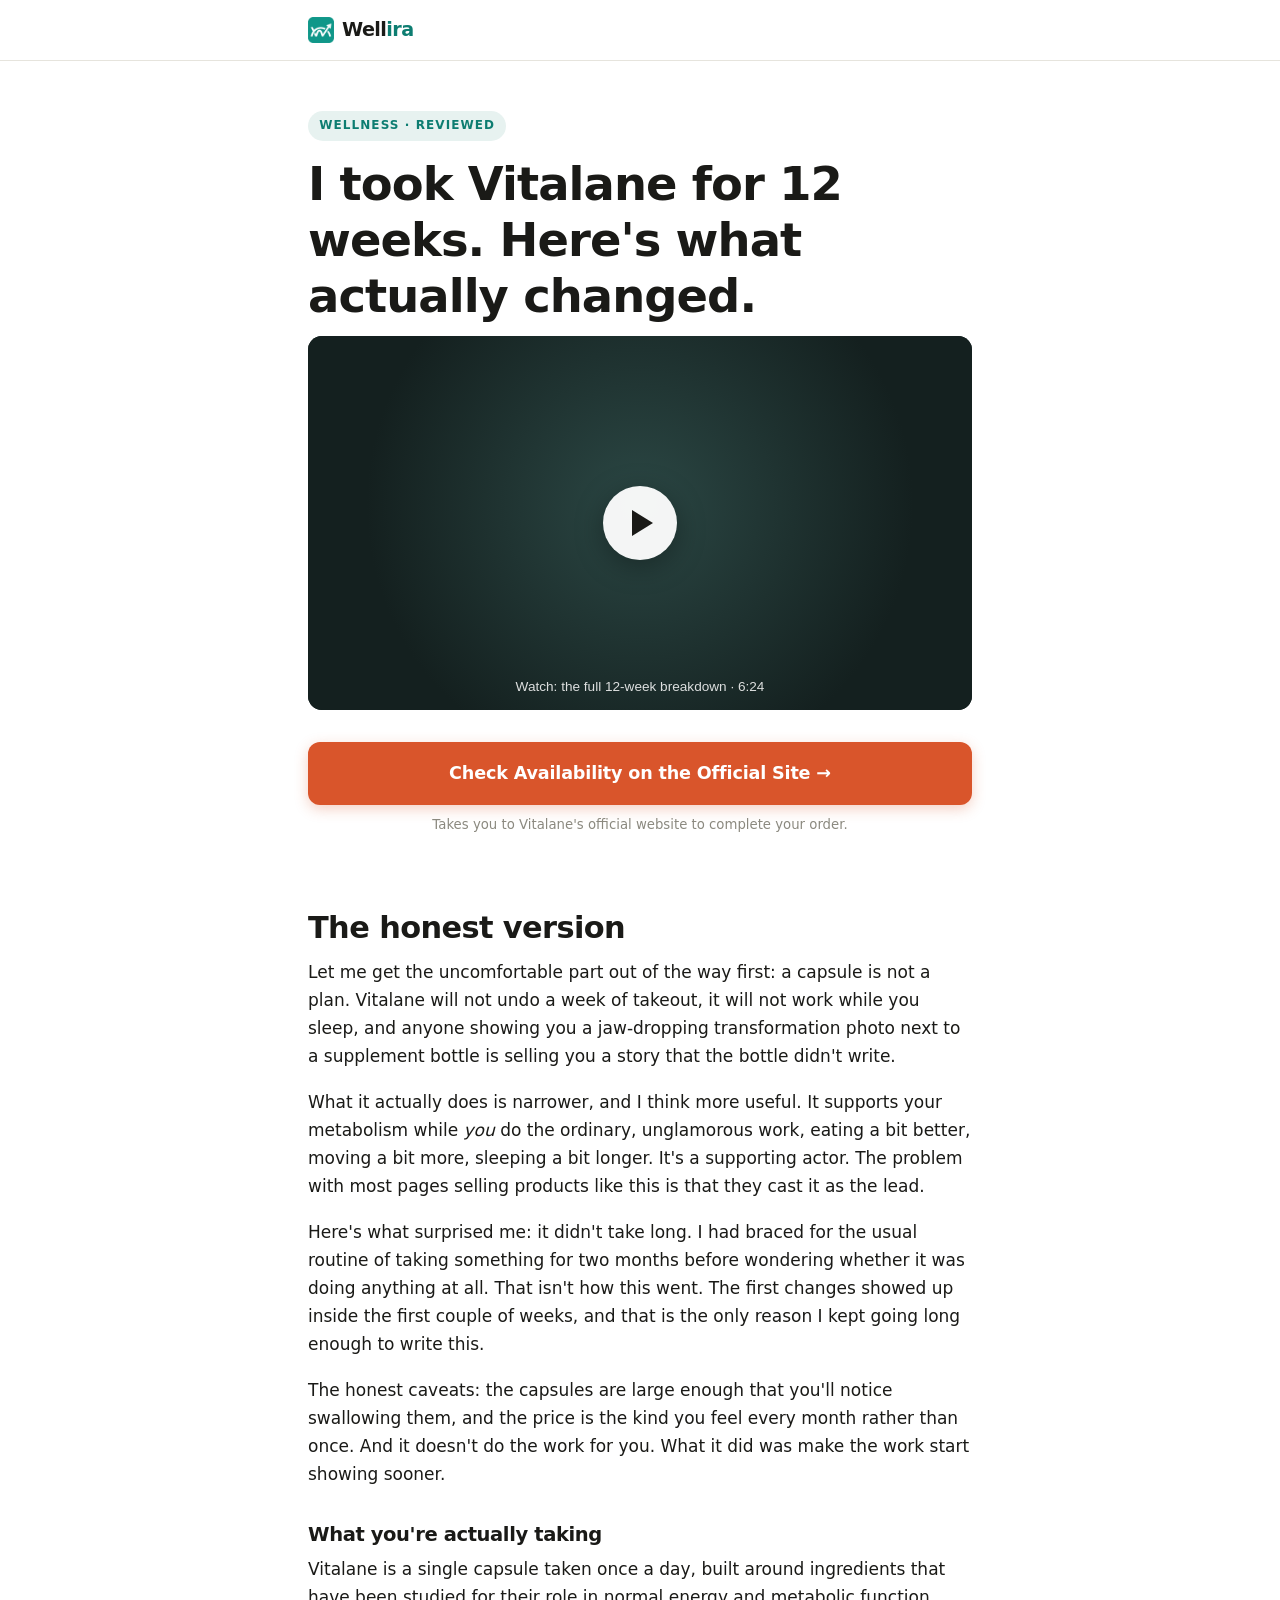
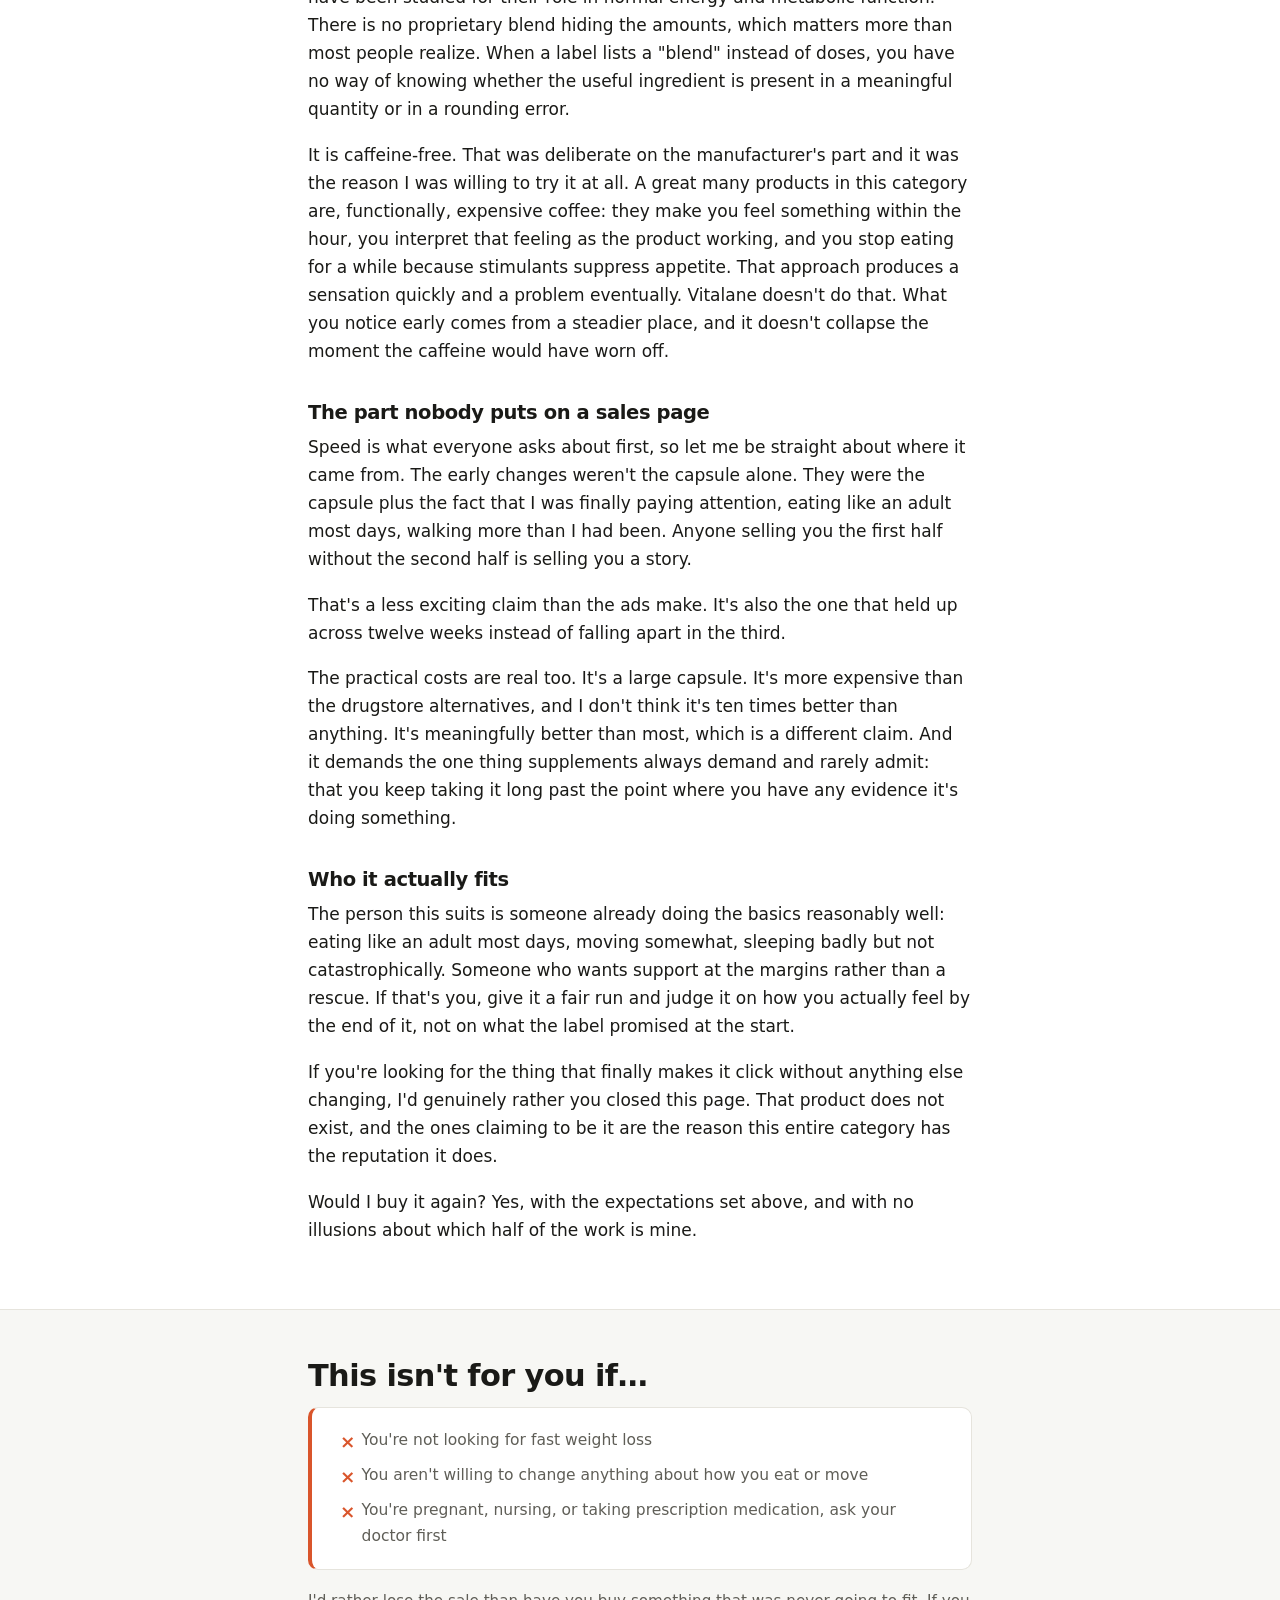
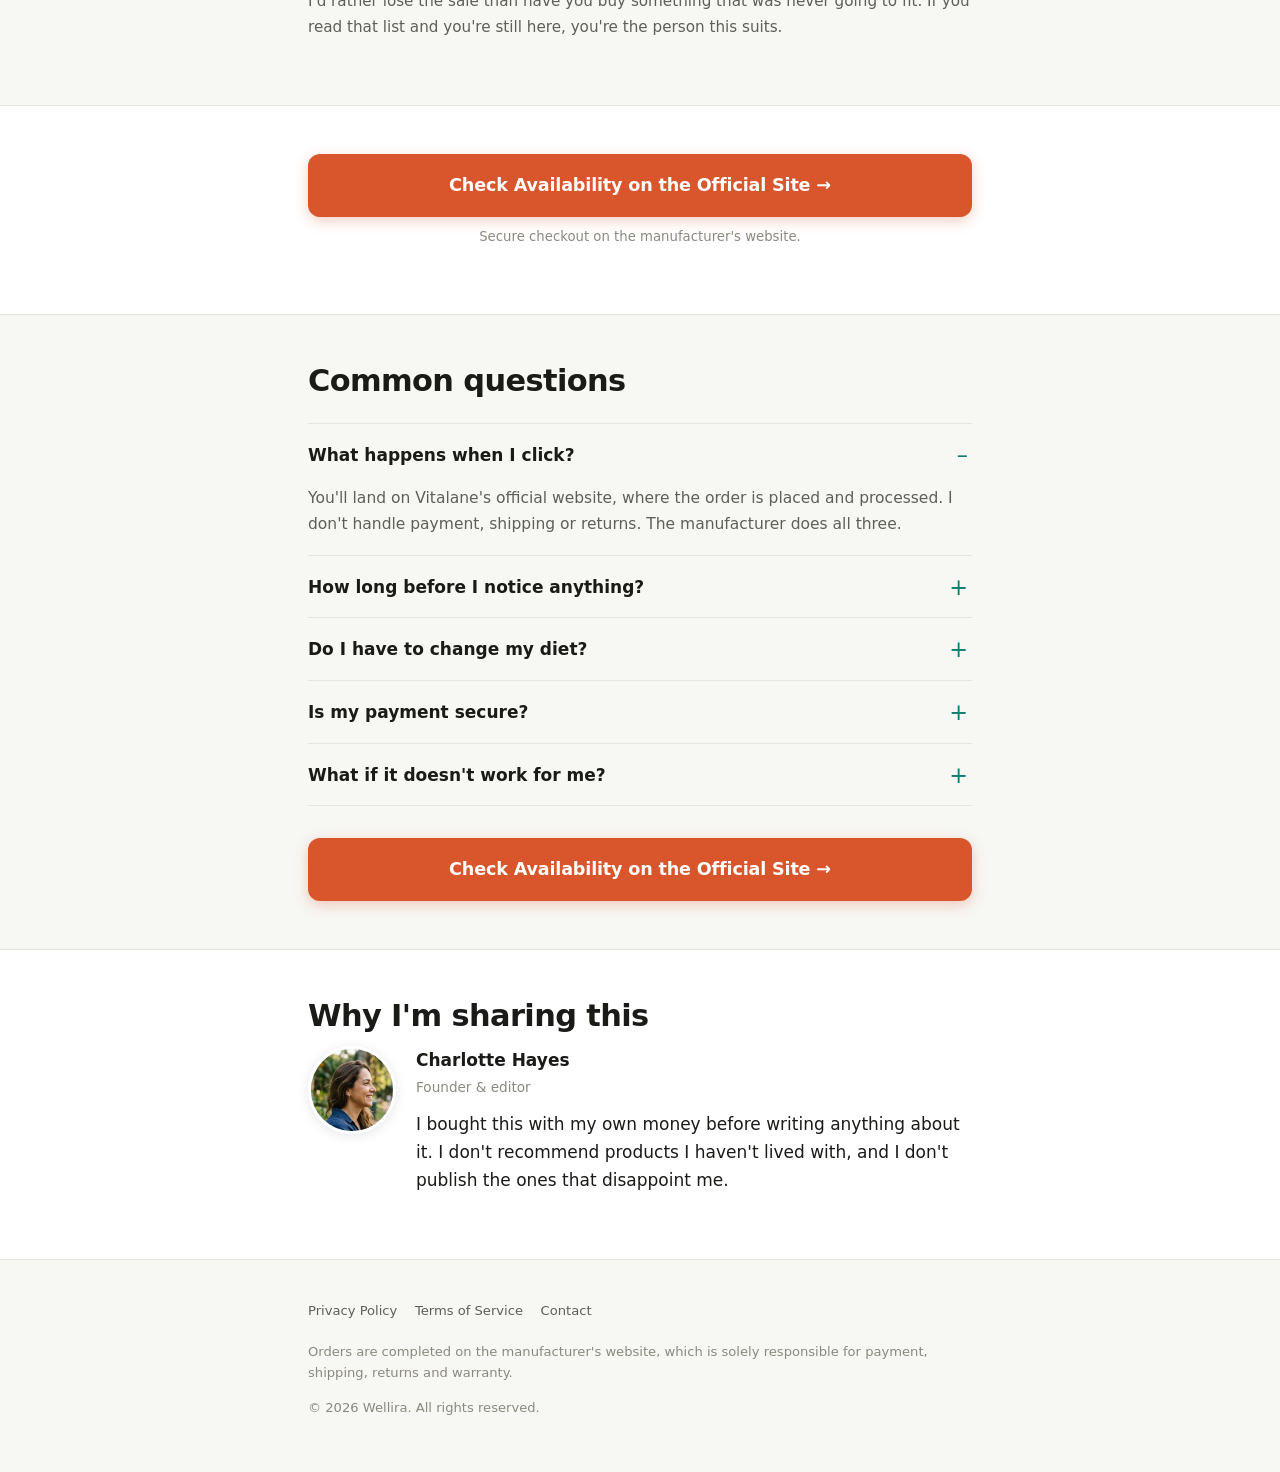
<file: vitalane.html>
<!DOCTYPE html>
<html lang="en-US">
<head>
<meta charset="utf-8">
<meta name="viewport" content="width=device-width, initial-scale=1">
<title>Vitalane Review: 12 Weeks, No Hype | Wellira</title>
<meta name="description" content="An honest 12-week review of Vitalane: what it is, what it isn't, who it helped and who should save their money.">

<!-- ==========================================================================
     Página de DEMONSTRAÇÃO, gêmeo estático da oferta, fora do fluxo normal e
     excluído do deploy (scripts/deploy.sh): quem responde por /vitalane em
     produção é oferta.php. O noindex é permanente: produto fictício e
     conteúdo duplicado da rota real.
     ========================================================================== -->
<meta name="robots" content="noindex, nofollow">

<meta property="og:type" content="article">
<meta property="og:site_name" content="Wellira">
<meta property="og:title" content="Vitalane Review: 12 Weeks, No Hype">
<meta property="og:description" content="An honest 12-week review of Vitalane: what it is, what it isn't, who it helped and who should save their money.">
<meta name="twitter:card" content="summary_large_image">

<link rel="icon" type="image/png" href="assets/img/favicon.png">
<link rel="apple-touch-icon" href="assets/img/favicon.png">

<link rel="stylesheet" href="assets/css/style.css">
</head>
<body>

<header class="site-head">
  <div class="wrap">
    <span class="logo"><img class="logo-mark" src="assets/img/favicon.png" alt="" width="26" height="26">Well<span>ira</span></span>
  </div>
</header>

<main>

  <section class="hero">
    <div class="wrap">
      <span class="eyebrow">Wellness &middot; Reviewed</span>
      <h1>I took Vitalane for 12 weeks. Here's what actually changed.</h1>

      <button class="video" type="button" aria-label="Play video">
        <span class="video-play" aria-hidden="true"></span>
        <span class="video-label">Watch: the full 12-week breakdown &middot; 6:24</span>
      </button>

      <div class="cta-block">
        <a class="btn" href="#">Check Availability on the Official Site &rarr;</a>
        <p class="btn-sub">Takes you to Vitalane's official website to complete your order.</p>
      </div>
    </div>
  </section>

  <section>
    <div class="wrap">
      <h2>The honest version</h2>
      <p>
        Let me get the uncomfortable part out of the way first: a capsule is not a
        plan. Vitalane will not undo a week of takeout, it will not work while you
        sleep, and anyone showing you a jaw-dropping transformation photo next to a
        supplement bottle is selling you a story that the bottle didn't write.
      </p>
      <p>
        What it actually does is narrower, and I think more useful. It supports your
        metabolism while <em>you</em> do the ordinary, unglamorous work, eating
        a bit better, moving a bit more, sleeping a bit longer. It's a supporting
        actor. The problem with most pages selling products like this is that they
        cast it as the lead.
      </p>
      <p>
        Here's what surprised me: it didn't take long. I had braced for the usual
        routine of taking something for two months before wondering whether it was
        doing anything at all. That isn't how this went. The first changes showed up
        inside the first couple of weeks, and that is the only reason I kept going
        long enough to write this.
      </p>
      <p>
        The honest caveats: the capsules are large enough that you'll notice
        swallowing them, and the price is the kind you feel every month rather
        than once. And it doesn't do the work for you. What it did was make the
        work start showing sooner.
      </p>
      <h3>What you're actually taking</h3>
      <p>
        Vitalane is a single capsule taken once a day, built around ingredients that
        have been studied for their role in normal energy and metabolic function.
        There is no proprietary blend hiding the amounts, which matters more than
        most people realize. When a label lists a "blend" instead of doses,
        you have no way of knowing whether the useful ingredient is present in a
        meaningful quantity or in a rounding error.
      </p>
      <p>
        It is caffeine-free. That was deliberate on the manufacturer's part and it
        was the reason I was willing to try it at all. A great many products in this
        category are, functionally, expensive coffee: they make you feel something
        within the hour, you interpret that feeling as the product working, and you
        stop eating for a while because stimulants suppress appetite. That approach
        produces a sensation quickly and a problem eventually. Vitalane doesn't do
        that. What you notice early comes from a steadier place, and it doesn't
        collapse the moment the caffeine would have worn off.
      </p>

      <h3>The part nobody puts on a sales page</h3>
      <p>
        Speed is what everyone asks about first, so let me be straight about where
        it came from. The early changes weren't the capsule alone. They were the
        capsule plus the fact that I was finally paying attention, eating
        like an adult most days, walking more than I had been. Anyone selling you
        the first half without the second half is selling you a story.
      </p>
      <p>
        That's a less exciting claim than the ads make. It's also the one that held
        up across twelve weeks instead of falling apart in the third.
      </p>
      <p>
        The practical costs are real too. It's a large capsule. It's more expensive
        than the drugstore alternatives, and I don't think it's ten times better than
        anything. It's meaningfully better than most, which is a different
        claim. And it demands the one thing supplements always demand and rarely
        admit: that you keep taking it long past the point where you have any
        evidence it's doing something.
      </p>

      <h3>Who it actually fits</h3>
      <p>
        The person this suits is someone already doing the basics reasonably well:
        eating like an adult most days, moving somewhat, sleeping badly but not
        catastrophically. Someone who wants support at the margins rather than a
        rescue. If that's you, give it a fair run and judge it on how you
        actually feel by the end of it, not on what the label promised at the
        start.
      </p>
      <p>
        If you're looking for the thing that finally makes it click without anything
        else changing, I'd genuinely rather you closed this page. That product does
        not exist, and the ones claiming to be it are the reason this entire category
        has the reputation it does.
      </p>
      <p>
        Would I buy it again? Yes, with the expectations set above, and with no
        illusions about which half of the work is mine.
      </p>
    </div>
  </section>

  <section class="band">
    <div class="wrap">
      <h2>This isn't for you if&hellip;</h2>
      <div class="not-for-you">
        <ul>
          <li>You're not looking for fast weight loss</li>
          <li>You aren't willing to change anything about how you eat or move</li>
          <li>You're pregnant, nursing, or taking prescription medication, ask your doctor first</li>
        </ul>
      </div>
      <p class="muted" style="margin-top:1.2rem;font-size:.95rem">
        I'd rather lose the sale than have you buy something that was never going to fit.
        If you read that list and you're still here, you're the person this suits.
      </p>
    </div>
  </section>

  <section>
    <div class="wrap">
      <div class="cta-block">
        <a class="btn" href="#">Check Availability on the Official Site &rarr;</a>
        <p class="btn-sub">Secure checkout on the manufacturer's website.</p>
      </div>
    </div>
  </section>

  <section class="band">
    <div class="wrap">
      <h2>Common questions</h2>
      <div class="faq">
        <details open>
          <summary>What happens when I click?</summary>
          <p>
            You'll land on Vitalane's official website, where the order is placed and
            processed. I don't handle payment, shipping or returns. The
            manufacturer does all three.
          </p>
        </details>
        <details>
          <summary>How long before I notice anything?</summary>
          <p>
            For me, inside the first two weeks. That won't be everyone.
            Individual results vary, and anyone naming a specific number of pounds
            by a specific date is guessing at best.
          </p>
        </details>
        <details>
          <summary>Do I have to change my diet?</summary>
          <p>
            You'll get more out of it if you do. It's built to support a reasonable
            diet, not to compensate for the absence of one.
          </p>
        </details>
        <details>
          <summary>Is my payment secure?</summary>
          <p>
            Checkout happens on the manufacturer's encrypted payment page. Your card
            details never touch this site.
          </p>
        </details>
        <details>
          <summary>What if it doesn't work for me?</summary>
          <p>
            Returns and refunds are set by the manufacturer, not by me. Their
            current terms are on their website, worth reading before you order.
            Keep your confirmation email and contact their support to start one.
          </p>
        </details>
      </div>

      <div class="cta-block">
        <a class="btn" href="#">Check Availability on the Official Site &rarr;</a>
      </div>
    </div>
  </section>

  <section>
    <div class="wrap">
      <h2>Why I'm sharing this</h2>
      <div class="author">
        <img class="author-photo" src="assets/img/charlotte.jpg" alt="Charlotte Hayes" width="88" height="88">
        <div>
          <div class="author-name">Charlotte Hayes</div>
          <div class="author-role">Founder &amp; editor</div>
          <p>
            I bought this with my own money before writing anything about it.
            I don't recommend products I haven't lived with, and I don't publish
            the ones that disappoint me.
          </p>
        </div>
      </div>
    </div>
  </section>

</main>

<footer class="legal">
  <div class="wrap">
    <nav class="legal-links">
      <a href="privacy-policy/">Privacy Policy</a>
      <a href="terms-of-service/">Terms of Service</a>
      <a href="contact/">Contact</a>
    </nav>
    <p>
      Orders are completed on the manufacturer's website, which is solely responsible
      for payment, shipping, returns and warranty.
    </p>
    <p>&copy; 2026 Wellira. All rights reserved.</p>
  </div>
</footer>

<div class="sticky-cta">
  <a class="btn" href="#">Check Availability on the Official Site &rarr;</a>
</div>

</body>
</html>
</file>
<file: assets/css/style.css>
/* ==========================================================================
   Wellira, folha de estilo única do site
   Mobile-first. Sem dependência externa: a hospedagem é compartilhada e o
   visitante costuma chegar por 4G, cada requisição extra custa conversão.
   ========================================================================== */

:root {
  --bg:        #ffffff;
  --bg-soft:   #f7f7f4;
  --bg-deep:   #14201f;
  --ink:       #1a1a17;
  --ink-soft:  #5f5e57;
  --ink-faint: #8b897f;
  --line:      #e6e4dd;
  --brand:     #0d7d71;
  --brand-dk:  #0a5c54;
  --cta:       #d9552b;
  --cta-dk:    #b8431f;
  --radius:    14px;
  --wrap:      44rem;
  --font: system-ui, -apple-system, "Segoe UI", Roboto, Helvetica, Arial, sans-serif;
}

* { box-sizing: border-box; }

html { -webkit-text-size-adjust: 100%; scroll-behavior: smooth; }

body {
  margin: 0;
  background: var(--bg);
  color: var(--ink);
  font-family: var(--font);
  font-size: 1.0625rem;
  line-height: 1.65;
  -webkit-font-smoothing: antialiased;
}

img { max-width: 100%; height: auto; display: block; }

a { color: var(--brand); }

.wrap { width: 100%; max-width: var(--wrap); margin: 0 auto; padding: 0 1.25rem; }

section { padding: 3rem 0; }

h1, h2, h3 {
  line-height: 1.2; letter-spacing: -0.02em; margin: 0 0 0.75rem;
  text-wrap: balance;   /* evita palavra sozinha na última linha */
}
h1 { font-size: clamp(1.9rem, 6vw, 2.9rem); font-weight: 800; }
h2 { font-size: clamp(1.4rem, 4vw, 1.9rem); font-weight: 750; }
h3 { font-size: 1.0625rem; font-weight: 700; }
p  { margin: 0 0 1.1rem; text-wrap: pretty; /* evita palavra órfã no fim do parágrafo */ }

.lede { font-size: 1.15rem; color: var(--ink-soft); }
.center { text-align: center; }
.muted { color: var(--ink-soft); }

/* ---------- Cabeçalho ---------- */

.site-head {
  border-bottom: 1px solid var(--line);
  padding: 0.9rem 0;
  background: var(--bg);
}
.site-head .wrap {
  display: flex; align-items: center; justify-content: space-between; gap: 1rem;
}
.logo {
  display: inline-flex; align-items: center;
  font-weight: 800; font-size: 1.2rem; letter-spacing: -0.03em;
  color: var(--ink); text-decoration: none;
}
.logo span { color: var(--brand); }

/* Espaçamento pela margem do ícone, não por gap (que separaria "Well" do
   <span>ira</span>). Sem border-radius: o PNG já traz cantos arredondados. */
.logo-mark {
  width: 26px; height: 26px; flex: 0 0 auto;
  margin-right: 0.5rem;
}

/* ---------- Hero ---------- */

.hero { padding: 3rem 0 0.5rem; }
.eyebrow {
  display: inline-block; font-size: 0.75rem; font-weight: 700;
  text-transform: uppercase; letter-spacing: 0.09em;
  color: var(--brand); background: #e7f2f0;
  padding: 0.32rem 0.7rem; border-radius: 999px; margin-bottom: 1rem;
}

/* ---------- Botões ---------- */

.cta-block { margin: 2rem 0; text-align: center; }

/* O botão fecha a seção; sem zerar, a margem soma com o padding seguinte e
   abre um vão grande, o espaço da seção já basta. */
.cta-block:first-child { margin-top: 0; }
.cta-block:last-child  { margin-bottom: 0; }

.btn {
  display: block; width: 100%;
  background: var(--cta); color: #fff;
  font-size: 1.1rem; font-weight: 750; letter-spacing: -0.01em;
  text-align: center; text-decoration: none;
  padding: 1.05rem 1.5rem; border: 0; border-radius: 12px;
  box-shadow: 0 4px 14px rgba(217,85,43,.28);
  transition: background .15s ease, transform .15s ease;
}
.btn:hover { background: var(--cta-dk); transform: translateY(-1px); }

.btn-ghost {
  display: inline-block; background: none; color: var(--brand);
  border: 1.5px solid var(--brand); border-radius: 10px;
  padding: 0.7rem 1.4rem; font-weight: 650; text-decoration: none;
  box-shadow: none; width: auto;
}
.btn-ghost:hover { background: #e7f2f0; }

/* ---------- Blocos de conteúdo ---------- */

.band { background: var(--bg-soft); border-block: 1px solid var(--line); }

.cards { display: grid; gap: 1rem; grid-template-columns: 1fr; }
@media (min-width: 640px) { .cards { grid-template-columns: 1fr 1fr; } }

.card {
  background: var(--bg); border: 1px solid var(--line);
  border-radius: var(--radius); padding: 1.25rem;
}
.card h3 { margin-bottom: 0.35rem; }
.card p { margin: 0; font-size: 0.95rem; color: var(--ink-soft); }
.card-icon {
  width: 38px; height: 38px; border-radius: 10px; background: #e7f2f0;
  display: grid; place-items: center; margin-bottom: 0.8rem; color: var(--brand);
}

/* Bloco de autoria: a pessoa por trás do site é a prova social mais forte. */
.author { display: flex; gap: 1.25rem; align-items: flex-start; }
.author-photo {
  flex: 0 0 auto; width: 88px; height: 88px; border-radius: 50%;
  background: linear-gradient(150deg, #cfe3e0, #9dc3bd);
  display: grid; place-items: center; color: var(--brand-dk);
  font-weight: 800; font-size: 1.7rem; border: 3px solid #fff;
  box-shadow: 0 2px 12px rgba(0,0,0,.1);
  /* Alinhado ao topo para manter o rosto dentro do círculo em retrato. */
  object-fit: cover; object-position: center top;
}
.author-name { font-weight: 700; margin-bottom: 0.1rem; }
.author-role { font-size: 0.85rem; color: var(--ink-faint); margin-bottom: 0.7rem; }
@media (max-width: 520px) { .author { flex-direction: column; gap: 0.9rem; } }

/* ---------- Vídeo (facade: só carrega o player no clique) ---------- */

.video {
  position: relative; aspect-ratio: 16 / 9; width: 100%;
  background: var(--bg-deep); border-radius: var(--radius);
  overflow: hidden; cursor: pointer; border: 0; padding: 0;
  display: grid; place-items: center;
}
.video::after {
  content: ""; position: absolute; inset: 0;
  background: radial-gradient(circle at 50% 45%, #2b4744 0%, #14201f 70%);
}
.video-play {
  position: relative; z-index: 1;
  width: 74px; height: 74px; border-radius: 50%;
  background: rgba(255,255,255,.95);
  display: grid; place-items: center;
  box-shadow: 0 6px 28px rgba(0,0,0,.35);
  transition: transform .18s ease;
}
.video:hover .video-play { transform: scale(1.07); }
.video-play::before {
  content: ""; border-style: solid; border-width: 13px 0 13px 21px;
  border-color: transparent transparent transparent var(--ink);
  margin-left: 5px;
}
.video-label {
  position: absolute; z-index: 1; bottom: 1rem; left: 1rem; right: 1rem;
  color: #fff; font-size: 0.85rem; opacity: .85;
}

/* Pôster real da oferta, quando a cliente envia um. Fica sob o gradiente. */
.video[style*="background-image"] { background-size: cover; background-position: center; }
.video[style*="background-image"]::after {
  background: linear-gradient(180deg, rgba(10,18,17,.25) 0%, rgba(10,18,17,.65) 100%);
}

/* Estado após o clique: o player real substitui a fachada. */
.video-ativo { cursor: default; }
.video-ativo::after { content: none; }
.video-ativo video,
.video-ativo iframe {
  position: absolute; inset: 0;
  width: 100%; height: 100%; border: 0; display: block;
}

/* ---------- Galeria de imagens ----------
   Fica dentro do hero, no mesmo lugar do vídeo. Uma foto vira figura simples;
   duas ou mais viram carrossel.

   MELHORIA PROGRESSIVA: o carrossel é rolagem nativa com scroll-snap, arrastar
   com o dedo já funciona sem JavaScript. O galeria.js só acrescenta setas,
   pontinhos e teclado, e por isso nascem escondidas até o script marcar a
   galeria como pronta. */

.galeria {
  /* Altura fixa na moldura (as fotos chegam em proporções imprevisíveis), a
     imagem entra inteira com object-fit: contain sobre um fundo suave.
     --galeria-meio é METADE dessa altura em % da LARGURA, para centralizar as
     setas na foto. Os dois valores descrevem a MESMA proporção. */
  --galeria-proporcao: 4 / 3;
  --galeria-meio: 37.5%;

  margin: 1.5rem 0;   /* figure traz margem própria do navegador, zerar é obrigatório */
}

@media (min-width: 600px) {
  /* Em tela larga, alongar a moldura aproveita melhor a largura do .wrap. */
  .galeria { --galeria-proporcao: 3 / 2; --galeria-meio: 33.34%; }
}

.galeria img {
  width: 100%;
  aspect-ratio: var(--galeria-proporcao);
  object-fit: contain;
  background: var(--bg-soft);
  border: 1px solid var(--line);
  border-radius: var(--radius);   /* mesmo raio do .video, que fica logo acima */
}

.galeria figcaption {
  margin-top: 0.55rem;
  font-size: 0.85rem; line-height: 1.45;
  color: var(--ink-soft); text-align: center;
}

/* ---- Carrossel (2 imagens ou mais) ---- */

.galeria-carrossel { position: relative; }

.galeria-trilho {
  display: flex; gap: 0.6rem;
  overflow-x: auto;
  overscroll-behavior-x: contain;   /* arrastar o último slide não navega para trás */
  scroll-snap-type: x mandatory;
  /* Escondida: apareceria entre a foto e a legenda, e ninguém rola pela barra. */
  scrollbar-width: none;
  -ms-overflow-style: none;
}
.galeria-trilho::-webkit-scrollbar { display: none; }

.galeria-item {
  flex: 0 0 100%; min-width: 0; margin: 0;
  scroll-snap-align: center;
}

/* ---- Setas ---- */

.galeria-seta {
  position: absolute; z-index: 2;
  top: 0; margin-top: var(--galeria-meio); transform: translateY(-50%);
  width: 2.75rem; height: 2.75rem;   /* 44px: alvo mínimo de toque */
  padding: 0; border: 1px solid var(--line); border-radius: 50%;
  /* Branco quase opaco com sombra: legível sobre foto clara ou escura. */
  background: rgba(255,255,255,.92);
  color: var(--ink);
  box-shadow: 0 2px 10px rgba(0,0,0,.22);
  cursor: pointer;
  display: none;   /* ver nota de melhoria progressiva acima */
  place-items: center;
  transition: background .15s ease, opacity .15s ease;
}
.galeria-pronta .galeria-seta { display: grid; }
.galeria .galeria-seta[hidden] { display: none; }
.galeria-seta:hover { background: #fff; }

.galeria-anterior { left: 0.5rem; }
.galeria-proxima  { right: 0.5rem; }

/* Chevron com duas bordas giradas: evita SVG externo e emoji (que muda por sistema). */
.galeria-seta::before {
  content: "";
  width: 0.6rem; height: 0.6rem;
  border-right: 2px solid currentColor;
  border-bottom: 2px solid currentColor;
}
.galeria-anterior::before { transform: rotate(135deg); margin-left: 4px; }
.galeria-proxima::before  { transform: rotate(-45deg); margin-right: 4px; }

/* Some por visibility, não display, para a foto não "pular" quando a seta volta. */
.galeria-seta-oculta { opacity: 0; visibility: hidden; pointer-events: none; }

/* ---- Pontinhos ---- */

.galeria-pontos {
  display: flex; justify-content: center; align-items: center;
  gap: 0.1rem; margin-top: 0.5rem;
}
/* Sem JavaScript a caixa chega e continua vazia. */
.galeria-pontos:empty { display: none; }

.galeria-ponto {
  width: 1.75rem; height: 1.75rem;   /* botão grande para o dedo; o ponto visível é o ::before */
  padding: 0; border: 0; background: none; cursor: pointer;
  display: grid; place-items: center;
}
.galeria-ponto::before {
  content: "";
  width: 0.5rem; height: 0.5rem; border-radius: 999px;
  background: var(--ink-faint); opacity: .4;
  transition: width .15s ease, opacity .15s ease, background .15s ease;
}
.galeria-ponto:hover::before { opacity: .7; }
.galeria-ponto.ativo::before {
  width: 1.15rem; background: var(--brand); opacity: 1;
}

/* ---- Acessibilidade ---- */

.galeria-trilho:focus-visible,
.galeria-seta:focus-visible,
.galeria-ponto:focus-visible {
  outline: 2px solid var(--brand); outline-offset: 2px;
}
.galeria-trilho:focus-visible { border-radius: var(--radius); outline-offset: 3px; }

@media (prefers-reduced-motion: reduce) {
  .galeria-seta, .galeria-ponto::before { transition: none; }
  .galeria-trilho { scroll-behavior: auto; }
}

.nota-apos-lista { margin-top: 1.2rem; font-size: 0.95rem; }

/* Subtítulos do texto de venda. Filho direto de .wrap, para não afetar os h3 de cards. */
.wrap > h3 {
  font-size: 1.22rem;
  margin-top: 2.2rem;
  margin-bottom: 0.55rem;
}

/* ---------- Divulgação de afiliado ----------
   A FTC exige "clear and conspicuous": precisa aparecer antes do primeiro
   botão, não só no rodapé. */

.disclosure {
  display: flex; gap: 0.75rem; align-items: flex-start;
  background: var(--bg-soft); border: 1px solid var(--line);
  border-radius: 10px; padding: 0.85rem 1rem;
  font-size: 0.875rem; color: var(--ink-soft); line-height: 1.5;
  margin: 1.5rem 0;
}
.disclosure svg { flex: 0 0 auto; margin-top: 2px; color: var(--brand); }

/* ---------- CTA ---------- */

.btn-sub { font-size: 0.83rem; color: var(--ink-faint); margin-top: 0.6rem; }

/* CTA fixo no rodapé, só em telas pequenas, onde chega quase todo o tráfego. */
.sticky-cta {
  position: fixed; left: 0; right: 0; bottom: 0; z-index: 50;
  background: rgba(255,255,255,.96);
  backdrop-filter: blur(8px);
  border-top: 1px solid var(--line);
  padding: 0.7rem 1rem calc(0.7rem + env(safe-area-inset-bottom));
  display: none;
}
@media (max-width: 767px) {
  .sticky-cta { display: block; }
  body { padding-bottom: 5.5rem; }
}

/* ---------- "This isn't for you if" ----------
   Desqualificar parte do público aumenta a credibilidade de quem continua
   lendo, o oposto do que uma página fraudulenta faria. */

.not-for-you {
  border: 1px solid var(--line); border-left: 4px solid var(--cta);
  border-radius: 10px; background: var(--bg); padding: 1.25rem 1.4rem;
}
.not-for-you ul { margin: 0; padding: 0; list-style: none; }
.not-for-you li {
  position: relative; padding-left: 1.7rem; margin-bottom: 0.6rem;
  color: var(--ink-soft); font-size: 0.97rem;
}
.not-for-you li:last-child { margin-bottom: 0; }
.not-for-you li::before {
  content: "\00d7"; position: absolute; left: 0.35rem; top: -1px;
  color: var(--cta); font-weight: 700; font-size: 1.15rem;
}

/* ---------- Selos de confiança ---------- */

.badges {
  display: grid; gap: 1rem; grid-template-columns: 1fr;
  margin: 1.5rem 0 0; padding: 0; list-style: none;
}
@media (min-width: 560px) { .badges { grid-template-columns: repeat(3, 1fr); } }
.badges li {
  text-align: center; padding: 1.1rem 0.75rem;
  border: 1px solid var(--line); border-radius: 12px; background: var(--bg);
}
.badges strong { display: block; font-size: 0.95rem; margin-top: 0.45rem; }
.badges span { font-size: 0.82rem; color: var(--ink-faint); }
.badges svg { color: var(--brand); }

/* ---------- FAQ ---------- */

.faq { margin-top: 1.5rem; border-top: 1px solid var(--line); }
.faq details { border-bottom: 1px solid var(--line); }
.faq summary {
  cursor: pointer; list-style: none; padding: 1.05rem 2rem 1.05rem 0;
  font-weight: 650; position: relative;
}
.faq summary::-webkit-details-marker { display: none; }
.faq summary::after {
  content: "+"; position: absolute; right: 0.25rem; top: 50%;
  transform: translateY(-50%); font-size: 1.4rem; font-weight: 400;
  color: var(--brand); line-height: 1;
}
.faq details[open] summary::after { content: "\2013"; }
.faq details p { margin: 0 0 1.1rem; color: var(--ink-soft); font-size: 0.97rem; }

/* ---------- Avaliações, componente pronto, deliberadamente sem conteúdo ----------
   NÃO preencher com reviews fabricados: a FTC Rule 16 CFR Part 465 proíbe
   review de quem não existe ou não usou o produto. Só ativar com avaliações
   reais e verificáveis.

.reviews { display: grid; gap: 1rem; }
.review { border: 1px solid var(--line); border-radius: 12px; padding: 1.1rem; }
.stars { color: #e8a020; letter-spacing: 2px; }
.review-name { font-size: .85rem; color: var(--ink-faint); margin-top: .5rem; }
*/

/* ---------- Página de erro ----------
   Links de ofertas antigas continuam circulando depois de a página sair do
   ar. Esta tela precisa parecer parte de um site cuidado, e oferecer para
   onde ir em seguida. */

.error {
  min-height: 68vh;
  display: grid; place-items: center;
  padding: 3rem 0;
  text-align: center;
}
.error-code {
  font-size: clamp(6rem, 26vw, 12rem);
  font-weight: 800; line-height: 0.85; letter-spacing: -0.06em;
  background: linear-gradient(155deg, var(--brand) 15%, #7cc0b7 85%);
  -webkit-background-clip: text; background-clip: text;
  color: transparent;
  margin-bottom: 1.25rem;
  user-select: none;
}
.error h1 { font-size: clamp(1.5rem, 5vw, 2.1rem); }
.error .lede { max-width: 30rem; margin-inline: auto; }

.error-links {
  display: grid; gap: 0.6rem; grid-template-columns: 1fr;
  max-width: 28rem; margin: 2rem auto 0; padding: 0; list-style: none;
  text-align: left;
}
.error-links a {
  display: flex; align-items: center; gap: 0.75rem;
  padding: 0.85rem 1rem;
  border: 1px solid var(--line); border-radius: 11px;
  background: var(--bg); color: var(--ink);
  text-decoration: none; font-weight: 600; font-size: 0.97rem;
  transition: border-color .15s ease, background .15s ease;
}
.error-links a:hover { border-color: var(--brand); background: #f2f9f8; }
.error-links svg { color: var(--brand); flex: 0 0 auto; }
.error-links .arrow { margin-left: auto; color: var(--ink-faint); }

/* ---------- Rodapé ---------- */

.legal {
  background: var(--bg-soft); border-top: 1px solid var(--line);
  padding: 2.5rem 0; font-size: 0.82rem; color: var(--ink-faint);
  line-height: 1.6;
}
.legal p { margin: 0 0 0.9rem; }
.legal strong { color: var(--ink-soft); }
.legal-links { display: flex; flex-wrap: wrap; gap: 0.4rem 1.1rem; margin-bottom: 1.2rem; }
.legal-links a { color: var(--ink-soft); text-decoration: none; }
.legal-links a:hover { text-decoration: underline; }

/* Marcação visível de conteúdo de exemplo, remover na versão final. */
.sample { outline: 2px dashed #c9a227; outline-offset: 6px; position: relative; }
.sample::before {
  content: "SAMPLE — replace before launch";
  position: absolute; top: -0.7rem; left: 0;
  background: #c9a227; color: #fff; font-size: 0.62rem; font-weight: 700;
  letter-spacing: .06em; padding: 0.1rem 0.45rem; border-radius: 3px;
}

/* ---------- Páginas de documento (privacidade, termos, contato) ---------- */

.documento { padding-top: 0.5rem; }
.documento h2 { font-size: 1.28rem; margin-top: 2.4rem; }
.documento ul { padding-left: 1.15rem; margin: 0 0 1.1rem; }
.documento li { margin-bottom: 0.5rem; color: var(--ink-soft); }
.documento li strong { color: var(--ink); }

.contato-destaque {
  display: grid; gap: 0.3rem;
  background: var(--bg-soft);
  border: 1px solid var(--line); border-left: 4px solid var(--brand);
  border-radius: 11px; padding: 1.25rem 1.4rem;
  margin-bottom: 2.2rem;
}
.contato-rotulo {
  font-size: 0.72rem; font-weight: 700; text-transform: uppercase;
  letter-spacing: 0.09em; color: var(--brand);
}
.contato-valor { font-size: 1.15rem; font-weight: 700; justify-self: start; }
.contato-nota { font-size: 0.85rem; color: var(--ink-faint); }
</file>
